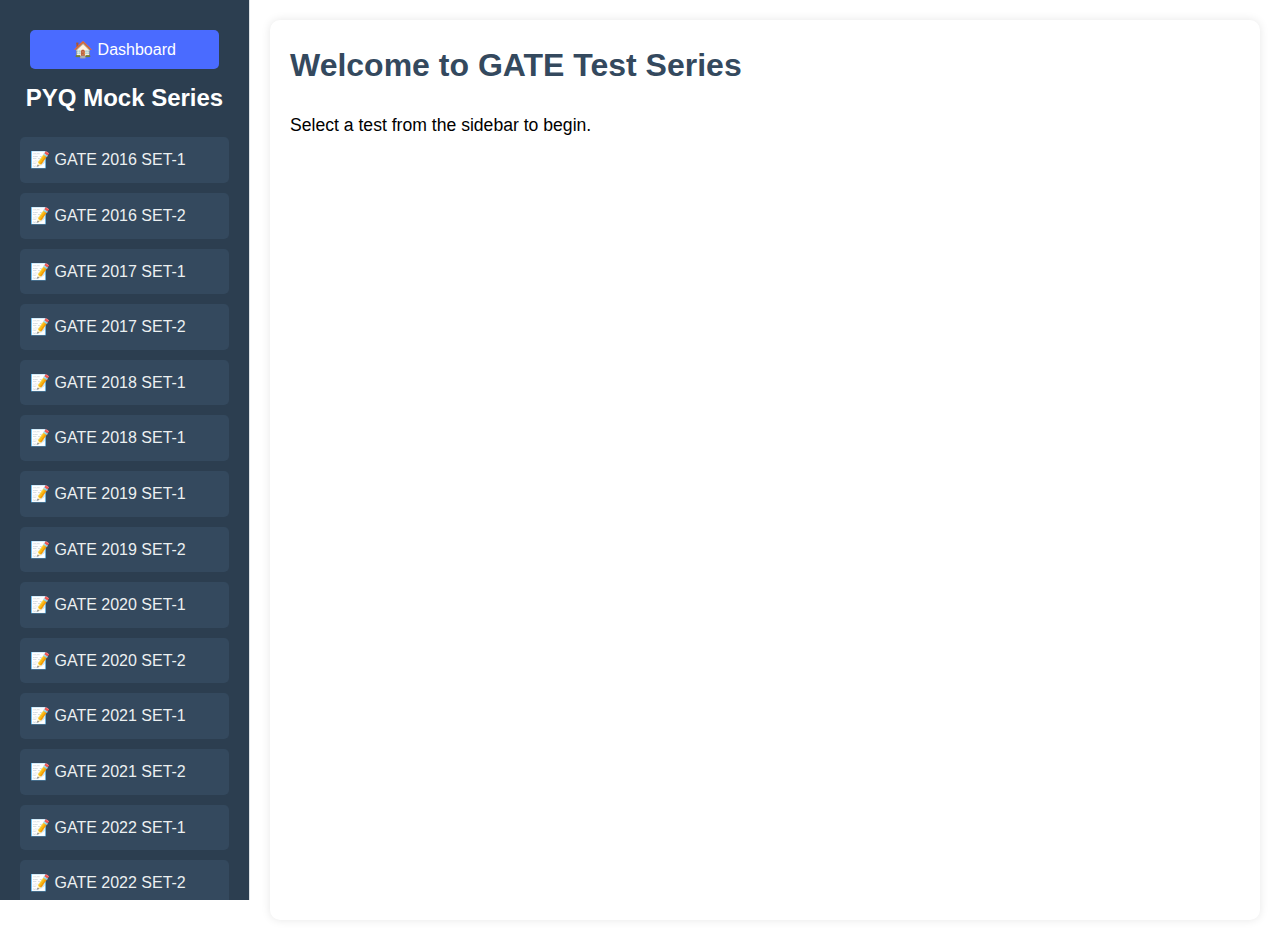
<file: pyqmock/pyq.html>
<!DOCTYPE html>
<html lang="en">
<head>
    <meta charset="UTF-8">
    <meta name="viewport" content="width=device-width, initial-scale=1.0">
    <title>GATE Test Series</title>
    <link rel="stylesheet" href="./pyq.css">
<body>
    
    
    <div class="container">
        <!-- Sidebar -->
        <nav class="sidebar" style="display: block;">
            <button id="dashboardBtn" class="sidebar-btn">🏠 Dashboard</button>
            <h2>PYQ Mock Series</h2>
            <ul> 
                
                <li><a href="#" id="mocktest1">📝 GATE 2016 SET-1</a></li>
                <li><a href="#" id="mocktest2">📝 GATE 2016 SET-2</a></li>
                <li><a href="#" id="mocktest3">📝 GATE 2017 SET-1</a></li>
                <li><a href="#" id="mocktest4">📝 GATE 2017 SET-2</a></li>
                <li><a href="#" id="mocktest5">📝 GATE 2018 SET-1</a></li>
                <li><a href="#" id="mocktest6">📝 GATE 2018 SET-1</a></li>
                <li><a href="#" id="mocktest7">📝 GATE 2019 SET-1</a></li>
                <li><a href="#" id="mocktest8">📝 GATE 2019 SET-2</a></li>
                <li><a href="#" id="mocktest9">📝 GATE 2020 SET-1</a></li>
                <li><a href="#" id="mocktest10">📝 GATE 2020 SET-2</a></li>
                <li><a href="#" id="mocktest11">📝 GATE 2021 SET-1</a></li>
                <li><a href="#" id="mocktest12">📝 GATE 2021 SET-2</a></li>
                <li><a href="#" id="mocktest13">📝 GATE 2022 SET-1</a></li>
                <li><a href="#" id="mocktest14">📝 GATE 2022 SET-2</a></li>
                <li><a href="#" id="mocktest15">📝 GATE 2023 SET-1</a></li>
                <li><a href="#" id="mocktest16">📝 GATE 2023 SET-2</a></li>
                <li><a href="#" id="mocktest17">📝 GATE 2024 SET-1</a></li>
                <li><a href="#" id="mocktest18">📝 GATE 2024 SET-2</a></li>
                <li><a href="#" id="mocktest19">📝 GATE 2025 SET-1</a></li>
                <li><a href="#" id="mocktest20">📝 GATE 2025 SET-2</a></li>
            </ul>
        </nav>
      
        <!-- Main Content -->
        <div class="main-content">
            <div id="content">
                <h1>Welcome to GATE Test Series</h1>
            <p>Select a test from the sidebar to begin.</p>
            </div>

            <!-- Instruction Section -->
            <div id="instruction-section" style="display:none;">

               <h2> GATE Exam Instructions</h2>

                <p>Dear Candidates,</p>
                
                <p>  Please read the following instructions carefully before starting your GATE exam:</p>
                
               <ol>
                <li><b> Duration of the Exam:</b>The exam will last <b>180 minutes (3 hours)</b>. No extra time will be provided.</li>
                
                <li> <b>Number of Questions:</b> The paper contains a total of <b>65 questions</b>.</li>
                
               <li><b> Types of Questions:</b>
                 <ul>
                    <li><b> Multiple Choice Questions (MCQs): </b>Select the correct option from the given choices.</li>
                    <li><b>Numerical Answer Type (NAT):</b> Enter the correct numerical value.</li>
                    <li><b> Multiple Select Questions (MSQs):</b> There may be one or more correct options, select all that apply.</li>
                 </ul>
                </li>
                
               <li><b> Marking Scheme:</b>
               <ul>
                <li><b>  MCQs:</b>
                    <p><b> For 1-mark questions:</b></p>
                    <ul>
                        <li><b>Correct answer:</b> +1 mark</li>
                        <li><b> Wrong answer:</b> -0.33 mark (negative marking)</li>
                        <li><b> Unattempted:</b> No penalty (0 marks)</li>
                    </ul>
                    <p><b>For 2-mark questions:</b></p>
                    <ul>
                        <li><b> Correct answer:</b> +2 marks</li>
                
               <li><b> Wrong answer:</b> -0.66 mark (negative marking)</li>
                
               <li><b> Unattempted:</b> No penalty (0 marks)</li>
                    </ul>

                </li>
                <li><p><b>NAT Questions:</b></p>
                    <ul>
                        <li><b>Correct answer:</b>  +1 or +2 marks depending on the question.</li>
                
                <li><b>Wrong answer:</b>  No negative marking.</li>
                
                <li><b>Unattempted:</b> No penalty.</li>
                
                    </ul>

                </li>
                <li> <p><b> MSQs:</b></p>
                    <ul>
                        <li><b>Correct answer: </b>+1 or +2 marks depending on the question.</li>
                
                        <li><b>Wrong answer:</b>  No negative marking.</li>
                         
                        <li><b>Unattempted:</b>  No penalty.</li>
                         
                       <li><b> Unattempted Questions:</b> If you do not answer a question, no marks will be deducted.</li>   
                    </ul>

                </li>
               </ul>
                
               </li>
               <li><b>Final Submission:</b> Ensure to submit your exam within the given time. Any unsubmitted answers will be auto-submitted once the time is up.</li>
                
                <li><b>Review Questions:</b> You can navigate between questions during the exam. However, once time is up, you will not be able to make any changes.</li>
               </ol>
                
               <p> All the best for your exam!</p>

                <div>
                   <span> <input type="checkbox" id="consentCheckbox"> I have read and understood the instructions.I want to start my Exam.</span>
                </div>
                <button id="startTestBtn" disabled>Start Full Mock</button>
            </div>

            <!-- Test Section -->
            <div id="test-section" style="display: none;">
                <h2>Mock Test </h2>
                <form id="questionForm">
                    <div id="question-container"></div>
                   <div id="image-container" style="text-align:center; margin-top:10px;"></div> <!-- Image will be displayed here -->

                    <button type="button" id="prevBtn" disabled>Previous</button>
                    <button type="button" id="nextsaveBtn">Save & Next</button>
                    <button type="button" id="nextBtn">Next</button>
                    <button type="submit" id="submitBtn">Submit Test</button>
                </form>
                <div id="timer"></div>
            </div>

            <!-- Result Section -->
            <div id="result-section" style="display: none;">
                <h2>Test Results</h2>
                <p id="score"></p>
                <p id="accuracy"></p>
                <button id="retryBtn">Retry Test</button>
            </div>
        </div>
    </div>
    <script src="./pyq.js"></script>
</body>
</html>
</file>
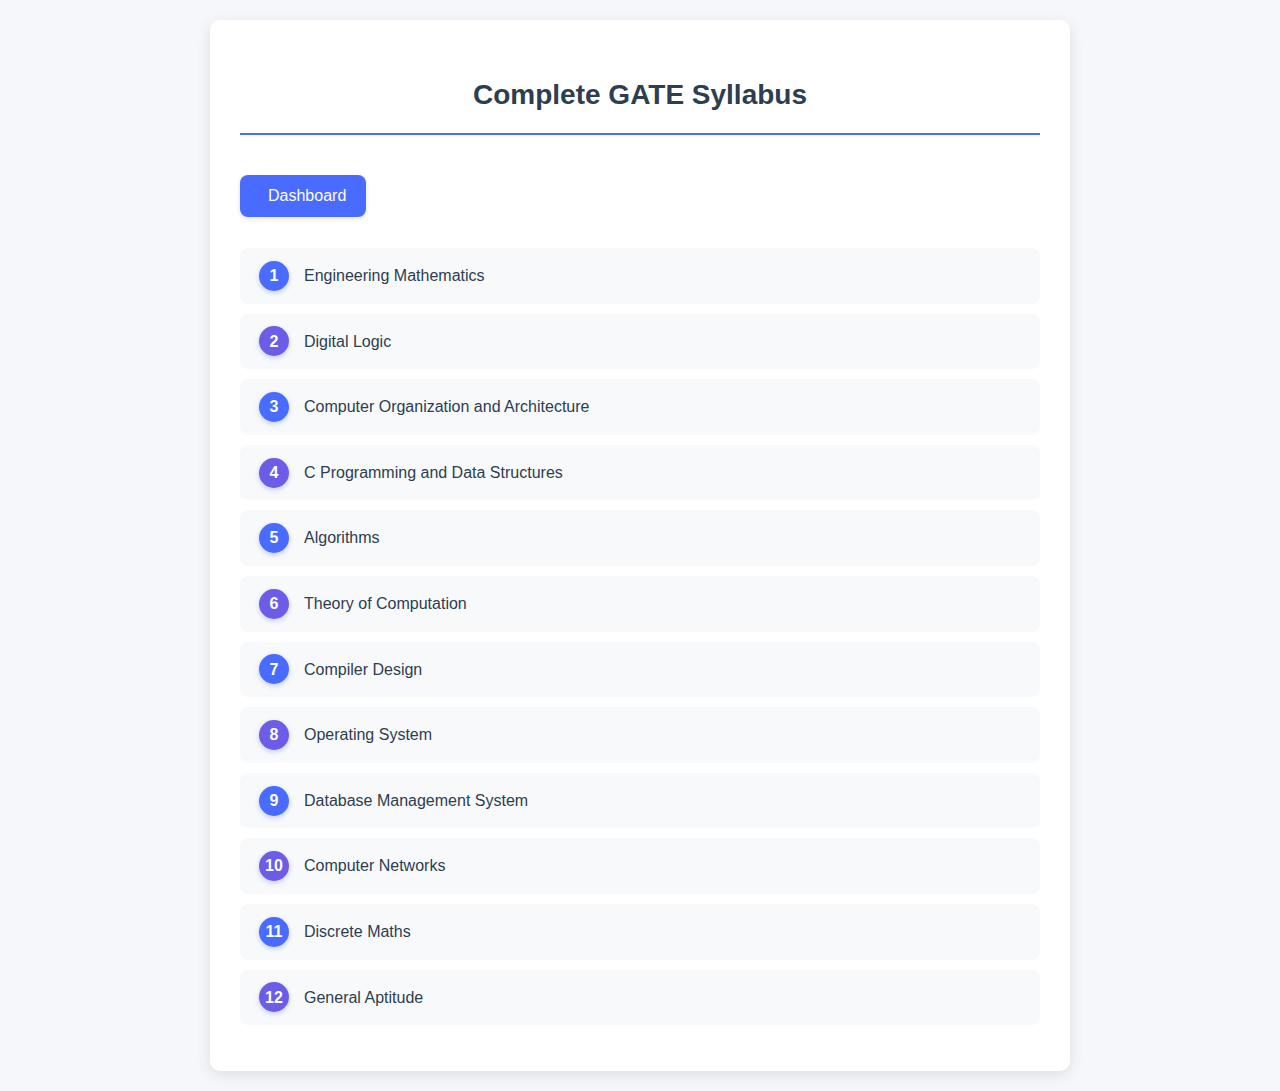
<file: syllabus/syllabus.html>
<!DOCTYPE html>
<html lang="en">
<head>
    <meta charset="UTF-8">
    <meta name="viewport" content="width=device-width, initial-scale=1.0">
    <title>Syllabus CSE</title>
   <link rel="stylesheet" href="./style.css">
</head>
<body>
    <div id="syllabusContainer" class="syllabus-container">
        <h2>Complete GATE Syllabus</h2>
        <button id="dashboardBtn" class="dashboard-btn">
            <i class="fas fa-home"></i> Dashboard
        </button>
        
        <ol>
            <li data-subject="engineering-math">Engineering Mathematics</li>
            <li data-subject="digital-logic">Digital Logic</li>
            <li data-subject="coa">Computer Organization and Architecture</li>
            <li data-subject="ds-algo">C Programming and Data Structures</li>
            <li data-subject="algorithms">Algorithms</li>
            <li data-subject="toc">Theory of Computation</li>
            <li data-subject="compiler">Compiler Design</li>
            <li data-subject="os">Operating System</li>
            <li data-subject="dbms">Database Management System</li>
            <li data-subject="networks">Computer Networks</li>
            <li data-subject="discrete-math">Discrete Maths</li>
            <li data-subject="aptitude">General Aptitude</li>
        </ol>
    </div>

    <!-- Subject Detail Modal -->
    <div id="subjectModal" class="subject-modal">
        <div class="modal-content">
            <span class="close-modal">&times;</span>
            <div class="subject-header">
                <div class="subject-number" id="subjectNumber">1</div>
                <h3 class="subject-title" id="subjectTitle">Subject Title</h3>
            </div>
            <div class="subject-details">
                <h4>Topics Covered:</h4>
                <ul class="topics-list" id="topicsList">
                    <!-- Topics will be inserted here by JavaScript -->
                </ul>
            </div>
        </div>
    </div>

    <script src="./syllabus.js"></script>
</body>
</html>
</file>
<file: pyqmock/pyq.css>
/*Global Styles*/
* {
    margin: 0;
    padding: 0;
    box-sizing: border-box;
    font-family: 'Arial', sans-serif;
}


body {
  /*  background-color: #f4f4f4;*/
  /*  color: #333; */
    font-size: 16px;
    line-height: 1.6;
    color: #000000; /* Ensures text is fully black */
    font-weight: 400; /* Normal weight */
    background-color: #ffffff; /* Pure white background for contrast */
}

.container {
    display: flex;
    min-height: 100vh;
    color: #000000;
}

/* Sidebar */
.sidebar {
    background-color: #2c3e50;
    color:white;
    width: 250px;
    padding: 20px;
    display: flex;
    flex-direction: column;
    position: sticky;
    top: 0;
}


.sidebar h2 {
    text-align: center;
    font-size: 1.5rem;
    margin-bottom: 20px;
}

.sidebar ul {
    list-style: none;
}

.sidebar ul li {
    margin-bottom: 10px;
}

.sidebar ul li a {
    color: #ecf0f1;
    text-decoration: none;
    padding: 10px;
    display: block;
    background-color: #34495e;
    border-radius: 5px;
    transition: background-color 0.3s ease;
}

.sidebar ul li a:hover {
    background-color: #1abc9c;
}

/* Main Content */
.main-content {
    flex: 1;
    padding: 40px;
    background-color: #fff;
    box-shadow: 0 0 10px rgba(0, 0, 0, 0.1);
    margin: 20px;
    border-radius: 10px;
    color: #000000;
}

.main-content h1 {
    font-size: 2rem;
    margin-bottom: 20px;
    color: #34495e;
}

.main-content p {
    font-size: 1.1rem;
    margin-bottom: 20px;
    color: #000000;
}


/* Test Section */
#test-section {
    margin-top: 20px;
}



#prevBtn, #nextBtn, #nextsaveBtn, #submitBtn {
    background-color: #3498db;
    color: white;
    padding: 10px 20px;
    border: none;
    border-radius: 5px;
    cursor: pointer;
    transition: background-color 0.3s ease;
    margin-right: 10px;
}

#prevBtn:disabled, #nextBtn:disabled {
    background-color: #bdc3c7;
    cursor: not-allowed;
}

#prevBtn:hover:enabled, #nextBtn:hover:enabled, #reviewBtn:hover, #submitBtn:hover {
    background-color: #2980b9;
}

#timer {
    font-size: 1.1rem;
    font-weight: bold;
    color: #e74c3c;
    margin-top: 20px;
    color: #000000;
}


/* Results Section Styling */
#result-section {
    background-color: #ffffff;
    padding: 30px;
    border-radius: 15px;
    margin-top: 20px;
    box-shadow: 0 5px 15px rgba(0, 0, 0, 0.1);
}

.result-container {
    max-width: 900px;
    margin: 0 auto;
}

.result-container h2 {
    text-align: center;
    color: #2c3e50;
    font-size: 2rem;
    margin-bottom: 30px;
    padding-bottom: 15px;
    border-bottom: 1px solid #eee;
}

/* Summary Cards */
.result-summary {
    display: grid;
    grid-template-columns: repeat(auto-fit, minmax(200px, 1fr));
    gap: 20px;
    margin-bottom: 30px;
}

.summary-card {
    background: white;
    border-radius: 10px;
    padding: 20px;
    text-align: center;
    box-shadow: 0 3px 10px rgba(0, 0, 0, 0.08);
    transition: transform 0.3s ease;
}

.summary-card:hover {
    transform: translateY(-5px);
}

.summary-card.correct {
    border-top: 4px solid #2ecc71;
}

.summary-card.attempted {
    border-top: 4px solid #3498db;
}

.summary-card.total {
    border-top: 4px solid #9b59b6;
}

.summary-card.accuracy {
    border-top: 4px solid #f1c40f;
}

.summary-card .value {
    font-size: 2.5rem;
    font-weight: 700;
    margin-bottom: 5px;
}

.summary-card.correct .value {
    color: #2ecc71;
}

.summary-card.attempted .value {
    color: #3498db;
}

.summary-card.total .value {
    color: #9b59b6;
}

.summary-card.accuracy .value {
    color: #f1c40f;
}

.summary-card .label {
    font-size: 1rem;
    color: #7f8c8d;
}

/* Detailed Results */
.detailed-results {
    margin: 30px 0;
}

.detailed-results h3 {
    color: #2c3e50;
    margin-bottom: 20px;
    font-size: 1.5rem;
}

.questions-grid {
    display: grid;
    grid-template-columns: repeat(auto-fill, minmax(200px, 1fr));
    gap: 15px;
}

.question-result {
    padding: 15px;
    border-radius: 8px;
    background: #f9f9f9;
    transition: all 0.3s ease;
}

.question-result:hover {
    transform: scale(1.03);
    box-shadow: 0 3px 10px rgba(0, 0, 0, 0.1);
}

.question-result.correct {
    background: rgba(46, 204, 113, 0.1);
    border-left: 4px solid #2ecc71;
}

.question-result.wrong {
    background: rgba(231, 76, 60, 0.1);
    border-left: 4px solid #e74c3c;
}

.question-result.unattempted {
    background: rgba(149, 165, 166, 0.1);
    border-left: 4px solid #95a5a6;
}

.question-number {
    font-weight: bold;
    font-size: 1.1rem;
    margin-bottom: 5px;
    color: #2c3e50;
}

.question-status {
    font-weight: 500;
    margin-bottom: 8px;
}

.question-result.correct .question-status {
    color: #2ecc71;
}

.question-result.wrong .question-status {
    color: #e74c3c;
}

.question-result.unattempted .question-status {
    color: #95a5a6;
}

.answer-comparison {
    font-size: 0.9rem;
    margin-top: 8px;
    padding-top: 8px;
    border-top: 1px dashed #ddd;
}

.user-answer {
    display: block;
    color: #e74c3c;
}

.correct-answer {
    display: block;
    color: #2ecc71;
}

/* Action Buttons */
.action-buttons {
    display: flex;
    justify-content: center;
    gap: 20px;
    margin-top: 30px;
}

.btn {
    padding: 12px 25px;
    border: none;
    border-radius: 8px;
    font-size: 1rem;
    font-weight: 600;
    cursor: pointer;
    transition: all 0.3s ease;
}

.retry-btn {
    background-color: #3498db;
    color: white;
}

.review-btn {
    background-color: #9b59b6;
    color: white;
}

.btn:hover {
    transform: translateY(-2px);
    box-shadow: 0 5px 15px rgba(0, 0, 0, 0.1);
}

.retry-btn:hover {
    background-color: #2980b9;
}

.review-btn:hover {
    background-color: #8e44ad;
}

#timer {
    position: fixed;
    top: 20px;
    right: 20px;
    z-index: 1000;
}

.timer-container {
    background: #f8f9fa;
    padding: 10px 15px;
    border-radius: 5px;
    box-shadow: 0 2px 10px rgba(0,0,0,0.1);
    display: flex;
    align-items: center;
    gap: 10px;
}

.timer-label {
    font-size: 14px;
    color: #6c757d;
    font-weight: 500;
}

.time-display {
    font-family: 'Courier New', monospace;
    font-size: 20px;
    font-weight: bold;
    color: #28a745;
}

.time-display.blinking {
    animation: blink 1s infinite;
}

@keyframes blink {
    0% { opacity: 1; }
    50% { opacity: 0.5; }
    100% { opacity: 1; }
}
/* Main container styling */
.question-container {
    font-family: 'Segoe UI', Tahoma, Geneva, Verdana, sans-serif;
    max-width: 800px;
    margin: 20px auto;
    padding: 25px;
    background: #ffffff;
    border-radius: 10px;
    box-shadow: 0 2px 10px rgba(0, 0, 0, 0.1);
    color:black;
}

/* Question text styling */


/* Image styling */
.question-image {
    display: block;
    max-width: 100%;
    height: auto;
    margin: 15px auto;
    border-radius: 6px;
    box-shadow: 0 2px 5px rgba(0, 0, 0, 0.1);
    border: 1px solid #e0e0e0;
}

/* Answer container */
.answer-container {
    margin-top: 25px;
    padding-top: 15px;
    border-top: 1px solid #eee;
}

/* Numerical input styling */
.answer-input {
    width: 200px;
    padding: 12px 15px;
    font-size: 1rem;
    border: 2px solid #ddd;
    border-radius: 6px;
    transition: all 0.3s ease;
    background-color: #f9f9f9;
}

.answer-input:focus {
    border-color: #4a90e2;
    box-shadow: 0 0 0 3px rgba(74, 144, 226, 0.2);
    outline: none;
    background-color: #fff;
}

.answer-input::placeholder {
    color: #999;
}

/* Options styling */
.option-wrapper {
    margin: 12px 0;
    padding: 10px 15px;
    background-color: #f5f5f5;
    border-radius: 6px;
    transition: all 0.2s ease;
    color: #000000;
}

.option-wrapper:hover {
    background-color: #ebebeb;
}

.option-wrapper input[type="radio"],
.option-wrapper input[type="checkbox"] {
    transform: scale(1.2);
    margin-right: 12px;
    accent-color: #4a90e2;
}

.option-wrapper label {
    font-size: 1rem;
    color: #444;
    cursor: pointer;
    vertical-align: middle;
}

/* Responsive adjustments */
@media (max-width: 600px) {
    .question-container {
        padding: 15px;
        margin: 10px;
    }
    
    .answer-input {
        width: 100%;
    }
}

/* Focus states for accessibility */
.option-wrapper input:focus + label {
    outline: 2px solid #4a90e2;
    outline-offset: 2px;
} 
/* Enhanced Question Display */
#question-container {
    background: linear-gradient(145deg, #ffffff, #f8f9fa);
    border-radius: 15px;
    padding: 2rem;
    margin: 2rem 0;
    box-shadow: 0 8px 30px rgba(0, 0, 0, 0.12);
    border: 1px solid rgba(0, 0, 0, 0.05);
}

.question-header {
    position: relative;
    padding-bottom: 1.5rem;
    margin-bottom: 2rem;
}

.question-header::after {
    content: '';
    position: absolute;
    bottom: 0;
    left: 0;
    width: 60px;
    height: 3px;
    background: #3498db;
    border-radius: 2px;
}

.question-number {
    font-size: 1.4rem;
    color: #2c3e50;
    font-weight: 700;
    margin-bottom: 0.5rem;
}

.question-text {
    font-size: 1.2rem;
    line-height: 1.8;
    color: #34495e;
    margin-bottom: 2rem;
    font-weight: 500;
}

/* Enhanced Answer Options */
.answer-options {
    display: grid;
    gap: 1rem;
}

.option-container {
    position: relative;
    background: white;
    border-radius: 10px;
    padding: 1.25rem;
    transition: all 0.3s cubic-bezier(0.4, 0, 0.2, 1);
    border: 2px solid transparent;
    cursor: pointer;
    box-shadow: 0 3px 10px rgba(0, 0, 0, 0.05);
}

.option-container:hover {
    transform: translateY(-2px);
    box-shadow: 0 5px 15px rgba(0, 0, 0, 0.1);
    border-color: #3498db;
}

.option-container.selected {
    background: #f0f9ff;
    border-color: #3498db;
}

.option-label {
    display: flex;
    align-items: center;
    gap: 1rem;
    cursor: pointer;
}

.option-input {
    position: relative;
    width: 1.3em;
    height: 1.3em;
    margin: 0;
    cursor: pointer;
}

/* Custom Checkbox/Radio */
.option-input[type="radio"],
.option-input[type="checkbox"] {
    appearance: none;
    border: 2px solid #bdc3c7;
    border-radius: 50%;
}

.option-input[type="checkbox"] {
    border-radius: 4px;
}

.option-input:checked {
    background: #3498db;
    border-color: #3498db;
}

.option-input:checked::before {
    content: '';
    position: absolute;
    inset: 2px;
    background: white;
    border-radius: 50%;
}

.option-input[type="checkbox"]:checked::before {
    content: '✓';
    display: flex;
    align-items: center;
    justify-content: center;
    color: white;
    font-size: 0.9em;
    border-radius: 2px;
    background: transparent;
}

.option-text {
    font-size: 1.1rem;
    color: #2c3e50;
    font-weight: 500;
    flex-grow: 1;
}

/* Enhanced Numerical Input */
.numerical-input {
    width: 100%;
    max-width: 300px;
    padding: 1rem 1.5rem;
    font-size: 1.1rem;
    border: 2px solid #e0e0e0;
    border-radius: 8px;
    transition: all 0.3s ease;
    background: white;
    box-shadow: 0 2px 6px rgba(0, 0, 0, 0.05);
}

.numerical-input:focus {
    border-color: #3498db;
    box-shadow: 0 0 0 3px rgba(52, 152, 219, 0.2);
    outline: none;
}

.numerical-input::placeholder {
    color: #95a5a6;
    font-style: italic;
}

/* Image Enhancements */
.question-image {
    max-width: 100%;
    height: auto;
    border-radius: 12px;
    margin: 1.5rem 0;
    box-shadow: 0 5px 15px rgba(0, 0, 0, 0.1);
    border: 1px solid rgba(0, 0, 0, 0.08);
}

/* Progress Indicator Enhancements */
#progress {
    font-size: 1.1rem;
    color: #7f8c8d;
    font-weight: 600;
    margin: 1.5rem 0;
    padding: 0.8rem 1.2rem;
    background: #f8f9fa;
    border-radius: 8px;
    display: inline-block;
}

/* Answer Feedback Animation */
@keyframes checkmark {
    from { transform: scale(0); }
    to { transform: scale(1); }
}

.correct-answer-indicator {
    position: absolute;
    right: 1rem;
    top: 50%;
    transform: translateY(-50%);
    color: #2ecc71;
    animation: checkmark 0.3s ease-out;
}

/* Responsive Adjustments */
@media (max-width: 768px) {
    #question-container {
        padding: 1.5rem;
        margin: 1rem 0;
    }
    
    .question-text {
        font-size: 1.1rem;
    }
    
    .option-text {
        font-size: 1rem;
    }
    
    .numerical-input {
        font-size: 1rem;
    }
}

/* Hover Effects */
.option-container:hover .option-text {
    color: #2980b9;
}

.option-input:checked + .option-text {
    color: #3498db;
    font-weight: 600;
}

/* Focus States */
.option-container:focus-within {
    box-shadow: 0 0 0 3px rgba(52, 152, 219, 0.2);
}

/* Transition Effects */
#question-container {
    animation: fadeIn 0.4s ease-out;
}

@keyframes fadeIn {
    from { opacity: 0; transform: translateY(10px); }
    to { opacity: 1; transform: translateY(0); }
}

/* Enhanced Status Indicators */
.answer-status {
    display: flex;
    align-items: center;
    gap: 0.5rem;
    font-size: 0.9rem;
    margin-top: 1rem;
    padding: 0.5rem 1rem;
    border-radius: 6px;
}

.answered-status {
    background: rgba(52, 152, 219, 0.1);
    color: #3498db;
}

.unanswered-status {
    background: rgba(231, 76, 60, 0.1);
    color: #e74c3c;
}
/* Instruction Section Styling */
#instruction-section {
    font-family: 'Segoe UI', Tahoma, Geneva, Verdana, sans-serif;
    max-width: 800px;
    margin: 0 auto;
    padding: 20px;
    background-color: #f9f9f9;
    border-radius: 8px;
    box-shadow: 0 2px 10px rgba(0, 0, 0, 0.1);
    line-height: 1.6;
    color: #333;
}

#instruction-section h2 {
    color: #2c3e50;
    text-align: center;
    margin-bottom: 20px;
    padding-bottom: 10px;
    border-bottom: 2px solid #3498db;
}

#instruction-section p {
    margin-bottom: 15px;
}

#instruction-section ol, 
#instruction-section ul {
    margin-left: 20px;
    margin-bottom: 20px;
}

#instruction-section li {
    margin-bottom: 10px;
}

#instruction-section b {
    color: #2c3e50;
    font-weight: 600;
}

/* Nested lists styling */
#instruction-section ul ul,
#instruction-section ol ul {
    margin-left: 25px;
    margin-top: 5px;
}

/* Checkbox and button container */
#instruction-section > div {
    margin-top: 30px;
    padding-top: 20px;
    border-top: 1px solid #ddd;
    display: flex;
    flex-direction: column;
    align-items: center;
    gap: 15px;
}

/* Checkbox styling */
#consentCheckbox {
    transform: scale(1.2);
}

#instruction-section label {
    display: flex;
    align-items: center;
    font-weight: 500;
    cursor: pointer;
}

/* Start button styling */
#startTestBtn {
    background-color: #3498db;
    color: white;
    border: none;
    padding: 12px 25px;
    font-size: 16px;
    border-radius: 5px;
    cursor: pointer;
    transition: background-color 0.3s;
    font-weight: 600;
}

#startTestBtn:hover {
    background-color: #2980b9;
}

#startTestBtn:disabled {
    background-color: #95a5a6;
    cursor: not-allowed;
}

/* Responsive adjustments */
@media (max-width: 768px) {
    #instruction-section {
        padding: 15px;
        margin: 0 10px;
    }
    
    #instruction-section h2 {
        font-size: 20px;
    }
}

/* Highlight important instructions */
#instruction-section li > b {
    color: #e74c3c;
}

/* Visual hierarchy for nested lists */
#instruction-section ul ul li,
#instruction-section ol ul li {
    color: #555;
    font-size: 0.95em;
}

/* Spacing between sections */
#instruction-section > ol > li,
#instruction-section > ul > li {
    margin-bottom: 15px;
}

/* Special styling for important notes */
#instruction-section li:last-child {
    font-weight: 500;
    color: #2c3e50;
}

/* Time tracking styles */
.question-meta {
    display: flex;
    justify-content: space-between;
    align-items: center;
    margin-bottom: 5px;
}

.time-spent {
    font-size: 0.8rem;
    color: #555;
    background-color: #f0f0f0;
    padding: 3px 8px;
    border-radius: 12px;
    display: inline-flex;
    align-items: center;
}

.question-result.correct .time-spent {
    background-color: #e8f5e9;
    color: #2e7d32;
}

.question-result.incorrect .time-spent {
    background-color: #ffebee;
    color: #c62828;
}

.question-result.unattempted .time-spent {
    background-color: #e3f2fd;
    color: #1565c0;
}

.sidebar ul li a.active {
    background-color: #4a6bff;
    color: white;
}
/* Container styles */
.container-wrapper {
    display: flex;
    height: 100vh;
    overflow: hidden;
}

/* Sidebar styles */
.sidebar {
    width: 250px;
  /*  background-color: #f8f9fa;*/
    padding: 20px;
    border-right: 1px solid #dee2e6;
    overflow-y: auto; /* Scrollable only if content exceeds height */
    height: 100vh;
    position: sticky;
    top: 0;
    flex-shrink: 0;
}

/* Main content styles */
.main-content {
    flex: 1;
    padding: 20px;
    overflow-y: auto; /* Make main content scrollable */
    height: 100vh;
}

/* Responsive adjustments */
@media (max-width: 768px) {
    .container-wrapper {
        flex-direction: column;
    }
    
    .sidebar {
        width: 100%;
        height: auto;
        max-height: 200px;
        position: relative;
        overflow-y: visible; /* Instead of auto */
        height: auto;
        min-height: 100vh;
        box-shadow: 2px 0 5px rgba(0,0,0,0.1);
        z-index: 10;
    
    }
    
    .main-content {
        height: auto;
        scroll-behavior: smooth;
    }
}
html {
    scroll-behavior: smooth;
}


 button{
    justify-content: end;
    
    margin:20px;
    padding: 20px;
    border: 1px solid brown;
    
}
.sidebar-btn {
    display: block;
    width: 90%;
    padding: 10px;
    margin: 10px auto;
    background: #4a6bff;
    color: white;
    border: none;
    border-radius: 5px;
    cursor: pointer;
    font-size: 16px;
    text-align: center;
    transition: background 0.3s;
}

.sidebar-btn:hover {
    background: #3a5bef;
}
</file>
<file: syllabus/style.css>
/* Base Styles */
  body {
    font-family: 'Segoe UI', Tahoma, Geneva, Verdana, sans-serif;
    background-color: #f5f7fa;
    margin: 0;
    padding: 20px;
    color: #2c3e50;
    line-height: 1.6;
}

/* Syllabus Container */
.syllabus-container {
    max-width: 800px;
    margin: 0 auto;
    background: white;
    border-radius: 10px;
    box-shadow: 0 4px 15px rgba(0, 0, 0, 0.1);
    padding: 30px;
    animation: fadeIn 0.5s ease-out;
}

/* Header */
.syllabus-container h2 {
    color: #2c3e50;
    text-align: center;
    margin-bottom: 25px;
    padding-bottom: 15px;
    border-bottom: 2px solid #4a6bff;
    font-size: 28px;
}

/* Syllabus List */
.syllabus-container ol {
    counter-reset: syllabus-counter;
    padding-left: 0;
}

.syllabus-container li {
    position: relative;
    list-style: none;
    padding: 15px 15px 15px 60px;
    margin-bottom: 10px;
    background-color: #f8f9fa;
    border-radius: 8px;
    transition: all 0.3s ease;
    font-size: 16px;
    border-left: 4px solid transparent;
    cursor: pointer;
}

.syllabus-container li:hover {
    background-color: #eef2ff;
    transform: translateX(5px);
    border-left: 4px solid #4a6bff;
}

.syllabus-container li::before {
    counter-increment: syllabus-counter;
    content: counter(syllabus-counter);
    position: absolute;
    left: 15px;
    top: 50%;
    transform: translateY(-50%);
    background: #4a6bff;
    color: white;
    width: 30px;
    height: 30px;
    border-radius: 50%;
    display: flex;
    align-items: center;
    justify-content: center;
    font-weight: bold;
    box-shadow: 0 2px 5px rgba(74, 107, 255, 0.3);
}

/* Alternate colors for odd/even items */
.syllabus-container li:nth-child(odd)::before {
    background: #4a6bff;
}

.syllabus-container li:nth-child(even)::before {
    background: #6c5ce7;
}

/* Subject Detail Modal */
.subject-modal {
    display: none;
    position: fixed;
    top: 0;
    left: 0;
    width: 100%;
    height: 100%;
    background-color: rgba(0,0,0,0.7);
    z-index: 1000;
    justify-content: center;
    align-items: center;
    animation: fadeIn 0.3s ease-out;
}

.modal-content {
    background: white;
    width: 80%;
    max-width: 700px;
    max-height: 80vh;
    border-radius: 10px;
    padding: 30px;
    box-shadow: 0 5px 30px rgba(0,0,0,0.3);
    overflow-y: auto;
    position: relative;
}

.close-modal {
    position: absolute;
    top: 15px;
    right: 20px;
    font-size: 24px;
    cursor: pointer;
    color: #7f8c8d;
    transition: color 0.3s;
}

.close-modal:hover {
    color: #e74c3c;
}

.subject-header {
    display: flex;
    align-items: center;
    margin-bottom: 20px;
    padding-bottom: 15px;
    border-bottom: 2px solid #f1f1f1;
}

.subject-number {
    background: #4a6bff;
    color: white;
    width: 40px;
    height: 40px;
    border-radius: 50%;
    display: flex;
    align-items: center;
    justify-content: center;
    font-weight: bold;
    margin-right: 15px;
    flex-shrink: 0;
}

.subject-title {
    font-size: 24px;
    margin: 0;
    color: #2c3e50;
}

.subject-details {
    margin-top: 20px;
}

.topics-list {
    columns: 2;
    column-gap: 30px;
}

.topics-list li {
    margin-bottom: 8px;
    break-inside: avoid;
    padding-left: 20px;
    position: relative;
}

.topics-list li::before {
    content: "•";
    color: #4a6bff;
    font-weight: bold;
    position: absolute;
    left: 0;
}

/* Animation */
@keyframes fadeIn {
    from { opacity: 0; transform: translateY(20px); }
    to { opacity: 1; transform: translateY(0); }
}

/* Responsive Design */
@media (max-width: 768px) {
    .syllabus-container {
        padding: 20px;
        margin: 0 15px;
    }
    
    .syllabus-container h2 {
        font-size: 24px;
    }
    
    .syllabus-container li {
        padding: 12px 12px 12px 50px;
        font-size: 15px;
    }
    
    .syllabus-container li::before {
        width: 25px;
        height: 25px;
        font-size: 14px;
    }

    .modal-content {
        width: 90%;
        padding: 20px;
    }

    .topics-list {
        columns: 1;
    }
}

/* Dashboard Button Styles */
.dashboard-btn {
    display: inline-flex;
    align-items: center;
    justify-content: center;
    padding: 12px 20px;
    margin: 15px 0;
    background: #4a6bff;
    color: white;
    border: none;
    border-radius: 8px;
    font-size: 16px;
    font-weight: 500;
    cursor: pointer;
    transition: all 0.3s ease;
    box-shadow: 0 2px 5px rgba(0,0,0,0.1);
    gap: 8px;
}

.dashboard-btn:hover {
    background: #3a5bef;
    transform: translateY(-2px);
    box-shadow: 0 4px 8px rgba(0,0,0,0.15);
}

.dashboard-btn:active {
    transform: translateY(0);
    box-shadow: 0 2px 3px rgba(0,0,0,0.1);
}

/* If you want it to stand out more in the header */
header .dashboard-btn {
    position: absolute;
    top: 20px;
    right: 20px;
    background: #ffffff;
    color: #4a6bff;
    border: 2px solid #4a6bff;
}

header .dashboard-btn:hover {
    background: #4a6bff;
    color: white;
}
</file>
